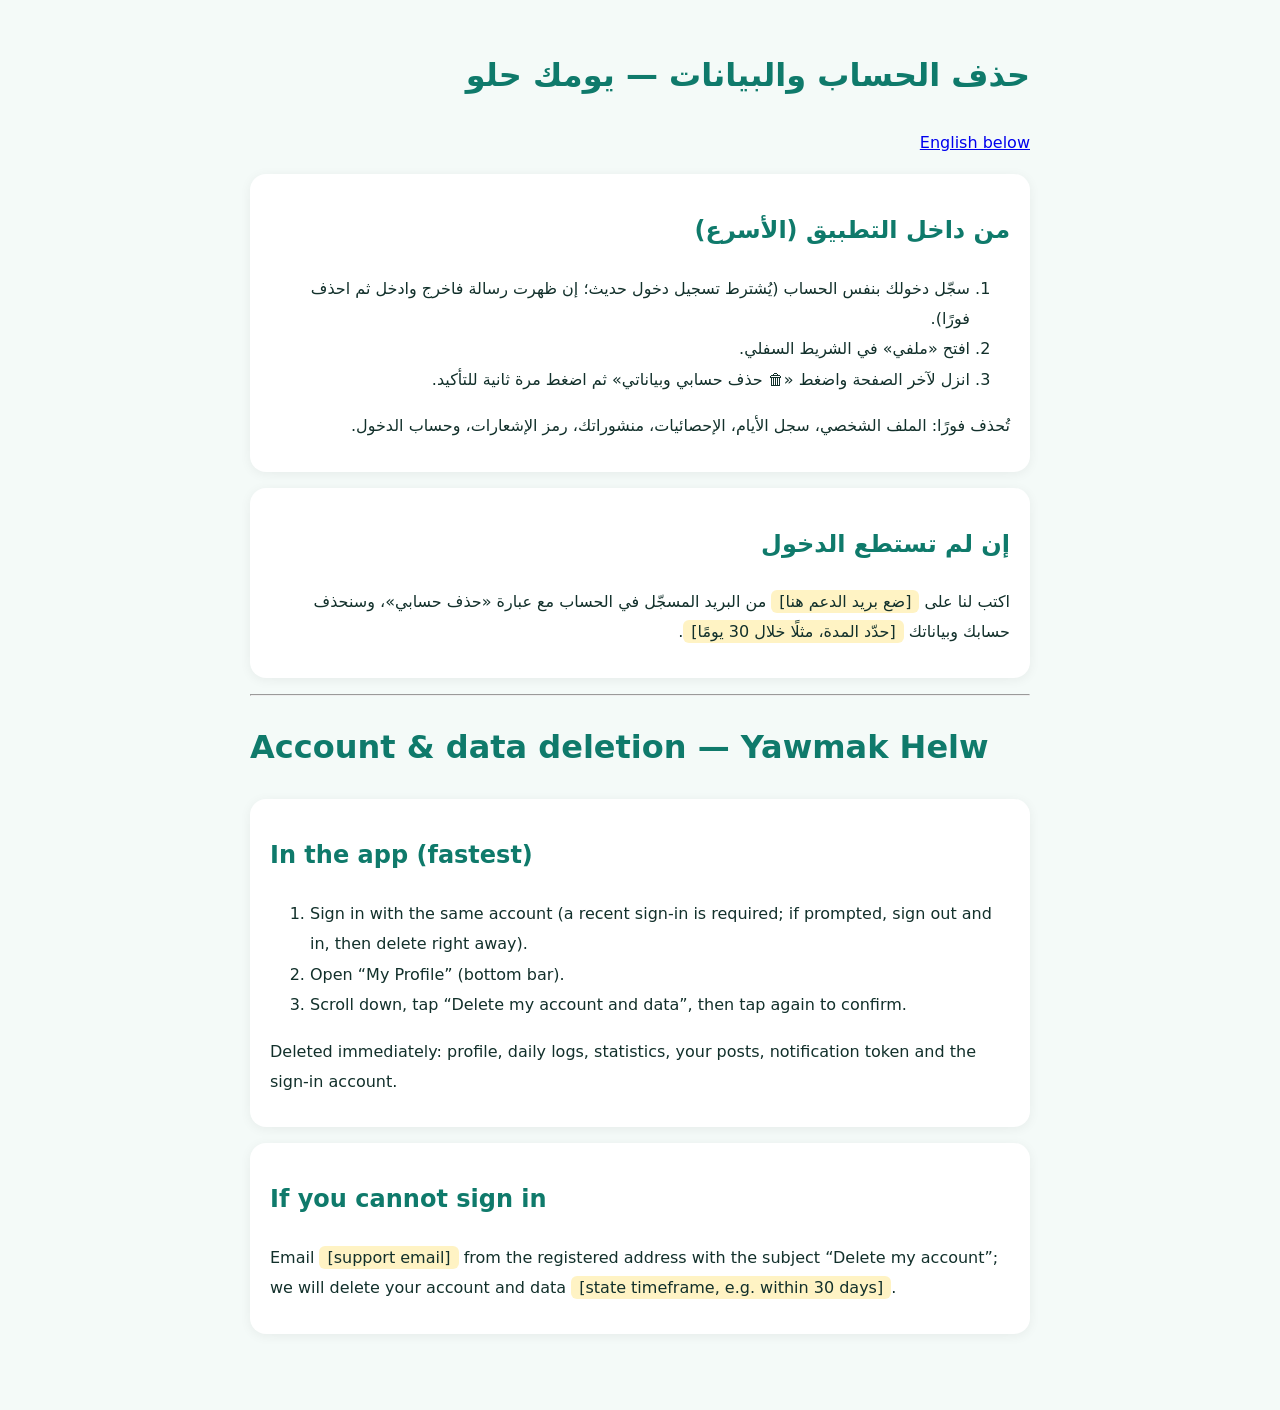
<file: delete-account.html>
<!doctype html><html lang="ar" dir="rtl"><head><meta charset="utf-8"><meta name="viewport" content="width=device-width,initial-scale=1"><title>حذف الحساب — يومك حلو</title><style>body{font-family:system-ui,-apple-system,"Segoe UI",Tahoma,sans-serif;line-height:1.9;margin:0;background:#f4faf8;color:#12302b}main{max-width:780px;margin:0 auto;padding:24px 18px 60px}h1{color:#0f7a6b}h2{margin-top:28px;color:#0f7a6b}section{background:#fff;border-radius:16px;padding:6px 20px 14px;margin:16px 0;box-shadow:0 2px 12px rgba(0,0,0,.06)}.todo{background:#fff3c4;padding:2px 8px;border-radius:6px}@media(prefers-color-scheme:dark){body{background:#0d1a1f;color:#e6f2ef}section{background:#14272e}}</style></head><body><main>
<h1>حذف الحساب والبيانات — يومك حلو</h1><p><a href="#en">English below</a></p>
<section><h2>من داخل التطبيق (الأسرع)</h2><ol><li>سجّل دخولك بنفس الحساب (يُشترط تسجيل دخول حديث؛ إن ظهرت رسالة فاخرج وادخل ثم احذف فورًا).</li><li>افتح «ملفي» في الشريط السفلي.</li><li>انزل لآخر الصفحة واضغط «🗑 حذف حسابي وبياناتي» ثم اضغط مرة ثانية للتأكيد.</li></ol><p>تُحذف فورًا: الملف الشخصي، سجل الأيام، الإحصائيات، منشوراتك، رمز الإشعارات، وحساب الدخول.</p></section>
<section><h2>إن لم تستطع الدخول</h2><p>اكتب لنا على <span class="todo">[ضع بريد الدعم هنا]</span> من البريد المسجّل في الحساب مع عبارة «حذف حسابي»، وسنحذف حسابك وبياناتك <span class="todo">[حدّد المدة، مثلًا خلال 30 يومًا]</span>.</p></section>
<hr><div id="en" dir="ltr" lang="en"><h1>Account &amp; data deletion — Yawmak Helw</h1>
<section><h2>In the app (fastest)</h2><ol><li>Sign in with the same account (a recent sign-in is required; if prompted, sign out and in, then delete right away).</li><li>Open “My Profile” (bottom bar).</li><li>Scroll down, tap “Delete my account and data”, then tap again to confirm.</li></ol><p>Deleted immediately: profile, daily logs, statistics, your posts, notification token and the sign-in account.</p></section>
<section><h2>If you cannot sign in</h2><p>Email <span class="todo">[support email]</span> from the registered address with the subject “Delete my account”; we will delete your account and data <span class="todo">[state timeframe, e.g. within 30 days]</span>.</p></section></div>
</main></body></html>
</file>
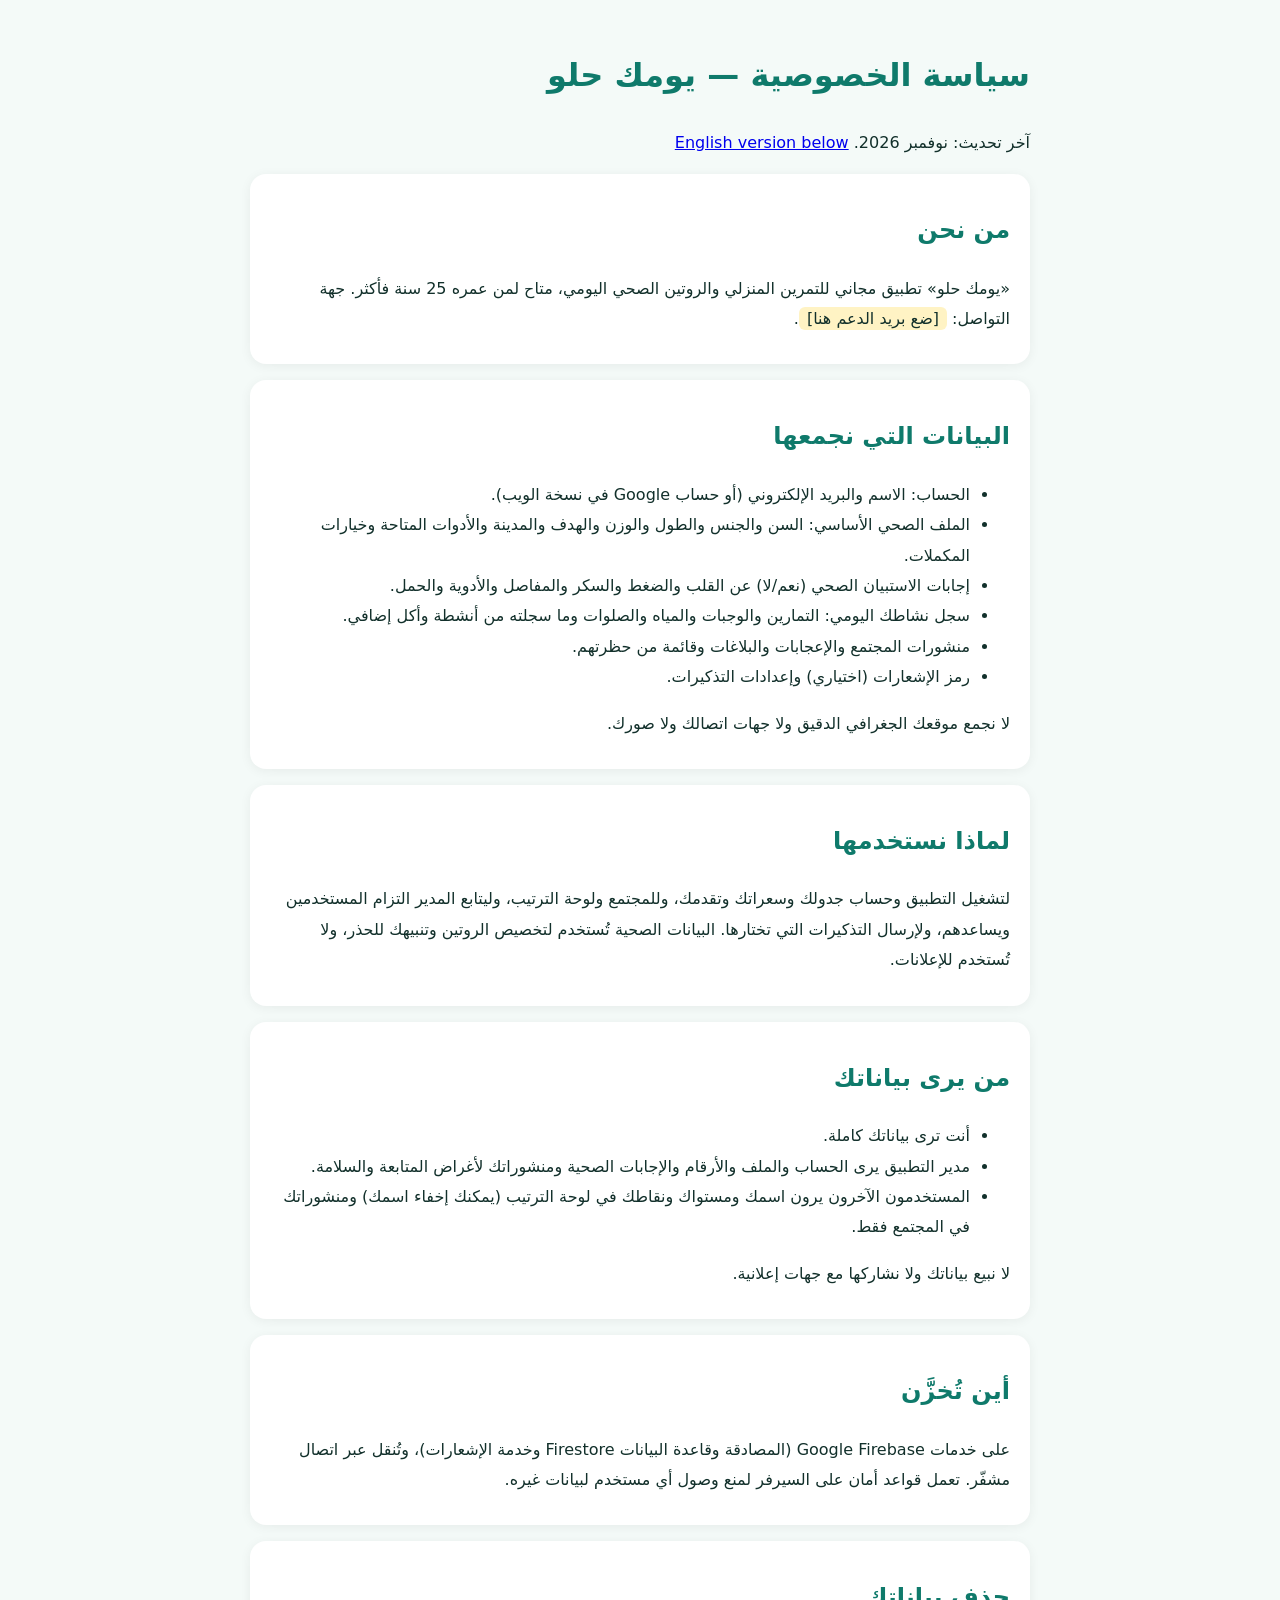
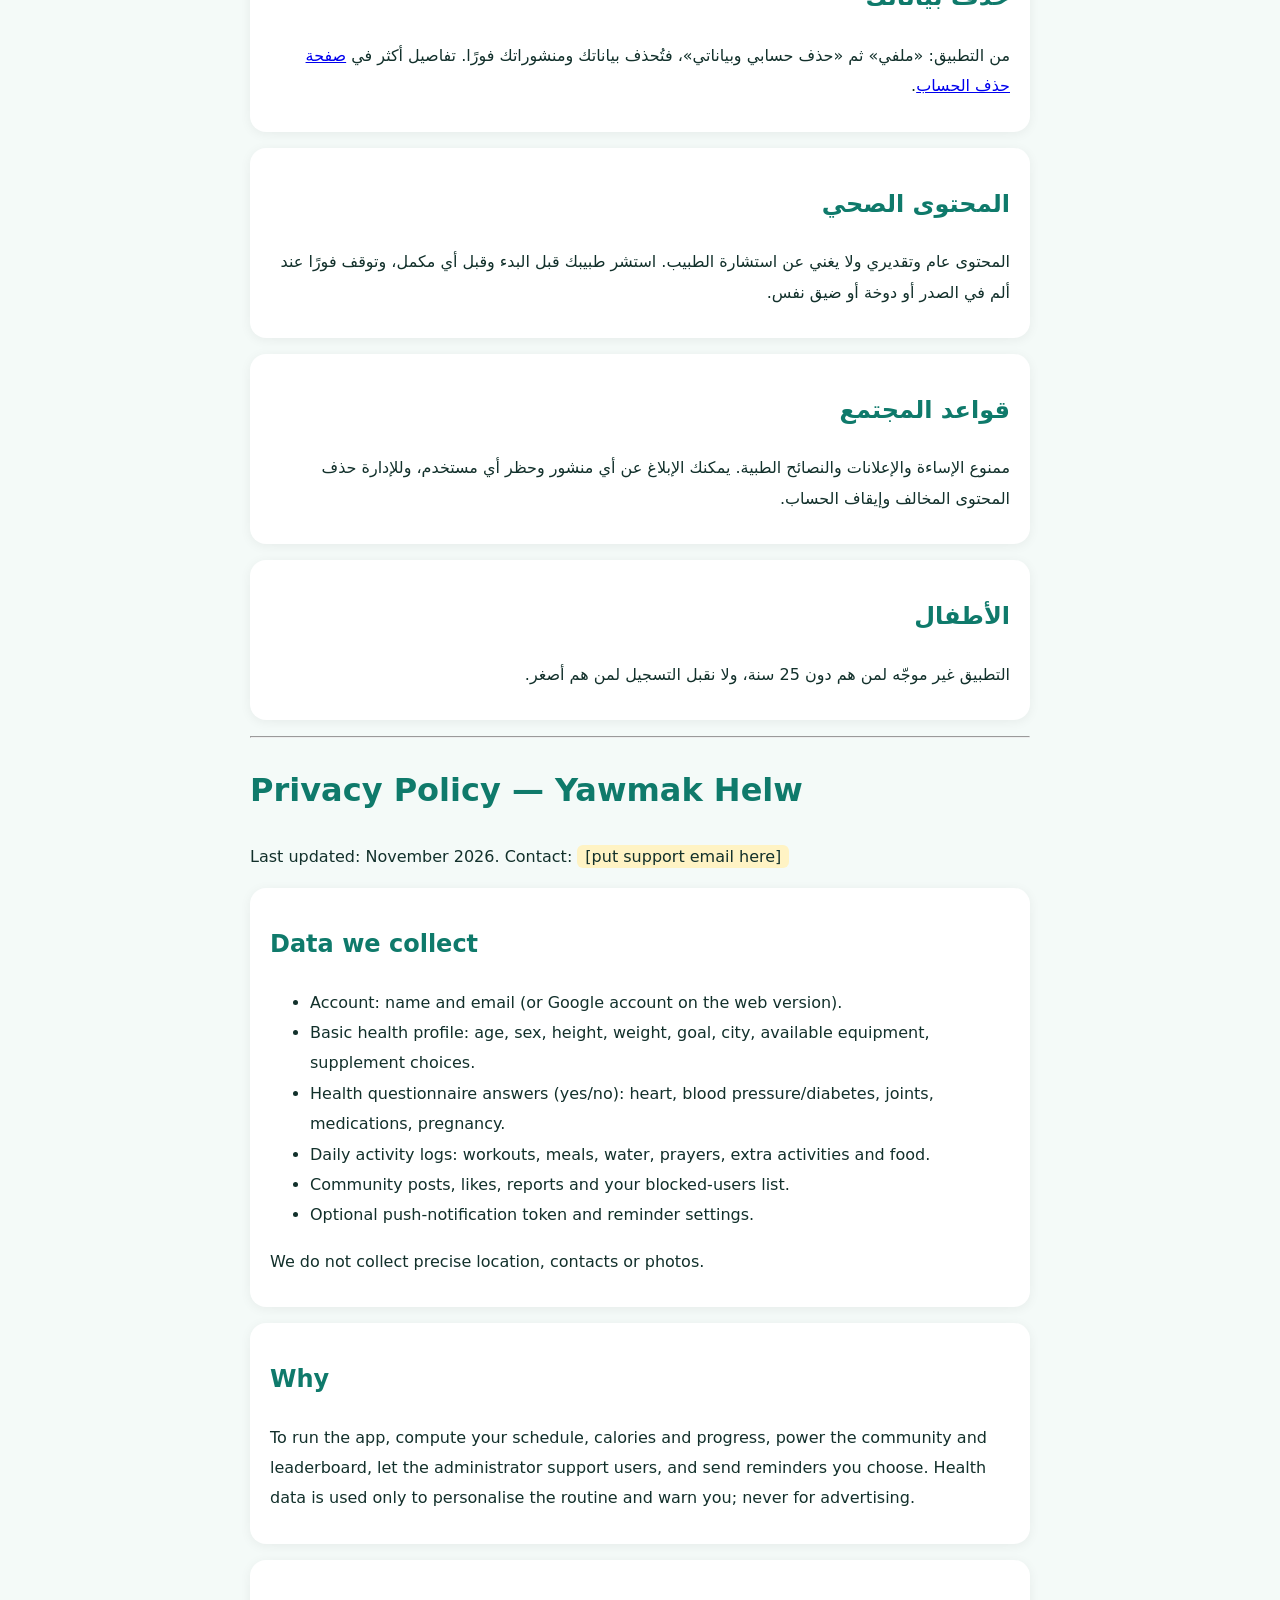
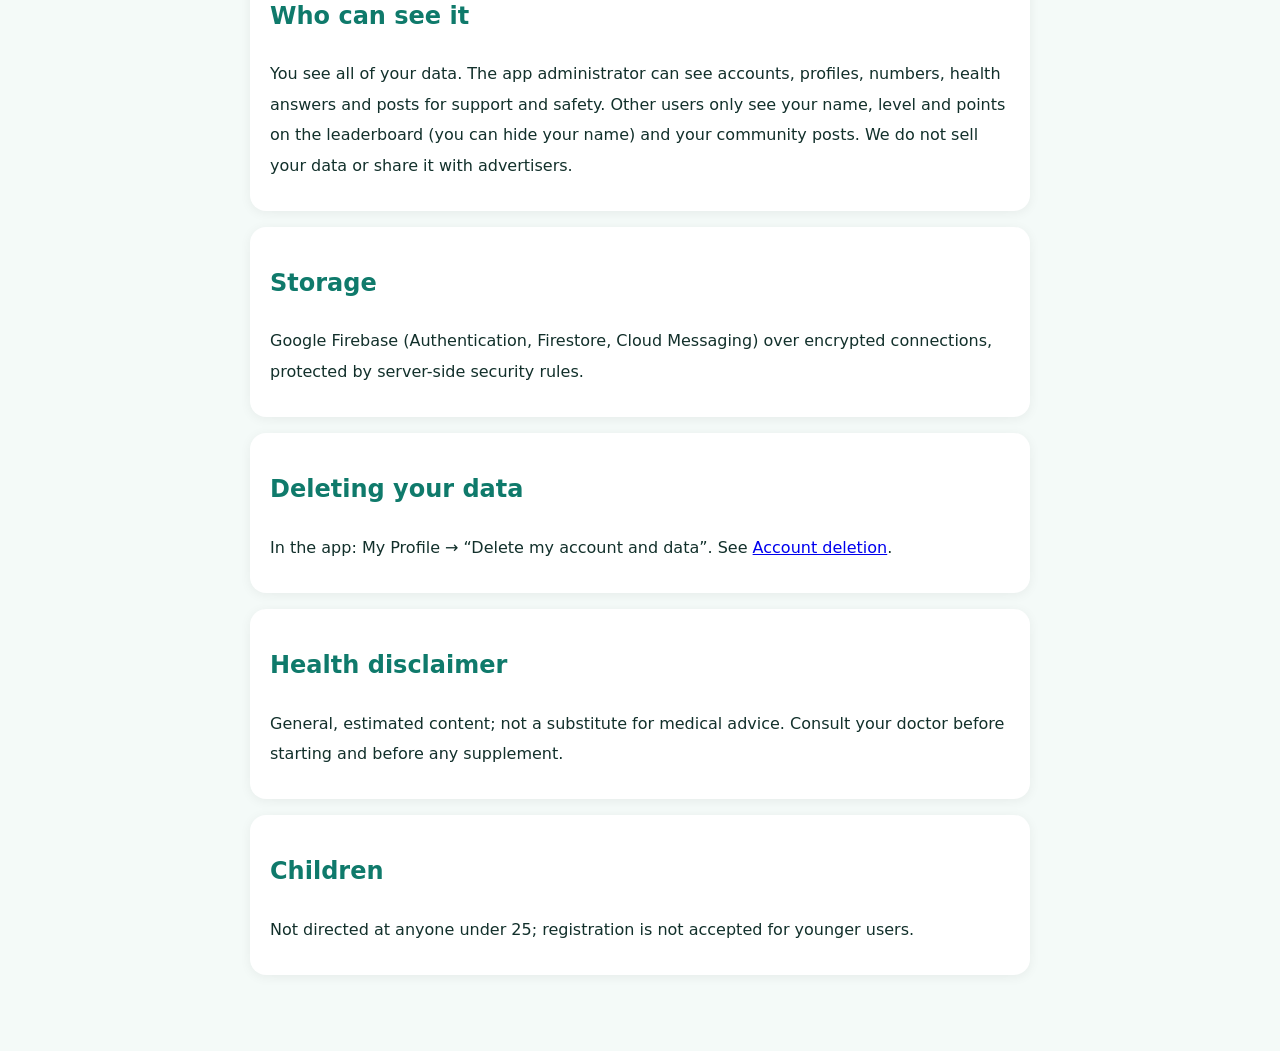
<file: privacy.html>
<!doctype html><html lang="ar" dir="rtl"><head><meta charset="utf-8"><meta name="viewport" content="width=device-width,initial-scale=1"><title>سياسة الخصوصية — يومك حلو</title><style>body{font-family:system-ui,-apple-system,"Segoe UI",Tahoma,sans-serif;line-height:1.9;margin:0;background:#f4faf8;color:#12302b}main{max-width:780px;margin:0 auto;padding:24px 18px 60px}h1{color:#0f7a6b}h2{margin-top:28px;color:#0f7a6b}section{background:#fff;border-radius:16px;padding:6px 20px 14px;margin:16px 0;box-shadow:0 2px 12px rgba(0,0,0,.06)}.todo{background:#fff3c4;padding:2px 8px;border-radius:6px}@media(prefers-color-scheme:dark){body{background:#0d1a1f;color:#e6f2ef}section{background:#14272e}}</style></head><body><main>
<h1>سياسة الخصوصية — يومك حلو</h1><p>آخر تحديث: نوفمبر 2026. <a href="#en">English version below</a></p>
<section><h2>من نحن</h2><p>«يومك حلو» تطبيق مجاني للتمرين المنزلي والروتين الصحي اليومي، متاح لمن عمره 25 سنة فأكثر. جهة التواصل: <span class="todo">[ضع بريد الدعم هنا]</span>.</p></section>
<section><h2>البيانات التي نجمعها</h2><ul><li>الحساب: الاسم والبريد الإلكتروني (أو حساب Google في نسخة الويب).</li><li>الملف الصحي الأساسي: السن والجنس والطول والوزن والهدف والمدينة والأدوات المتاحة وخيارات المكملات.</li><li>إجابات الاستبيان الصحي (نعم/لا) عن القلب والضغط والسكر والمفاصل والأدوية والحمل.</li><li>سجل نشاطك اليومي: التمارين والوجبات والمياه والصلوات وما سجلته من أنشطة وأكل إضافي.</li><li>منشورات المجتمع والإعجابات والبلاغات وقائمة من حظرتهم.</li><li>رمز الإشعارات (اختياري) وإعدادات التذكيرات.</li></ul><p>لا نجمع موقعك الجغرافي الدقيق ولا جهات اتصالك ولا صورك.</p></section>
<section><h2>لماذا نستخدمها</h2><p>لتشغيل التطبيق وحساب جدولك وسعراتك وتقدمك، وللمجتمع ولوحة الترتيب، وليتابع المدير التزام المستخدمين ويساعدهم، ولإرسال التذكيرات التي تختارها. البيانات الصحية تُستخدم لتخصيص الروتين وتنبيهك للحذر، ولا تُستخدم للإعلانات.</p></section>
<section><h2>من يرى بياناتك</h2><ul><li>أنت ترى بياناتك كاملة.</li><li>مدير التطبيق يرى الحساب والملف والأرقام والإجابات الصحية ومنشوراتك لأغراض المتابعة والسلامة.</li><li>المستخدمون الآخرون يرون اسمك ومستواك ونقاطك في لوحة الترتيب (يمكنك إخفاء اسمك) ومنشوراتك في المجتمع فقط.</li></ul><p>لا نبيع بياناتك ولا نشاركها مع جهات إعلانية.</p></section>
<section><h2>أين تُخزَّن</h2><p>على خدمات Google Firebase (المصادقة وقاعدة البيانات Firestore وخدمة الإشعارات)، وتُنقل عبر اتصال مشفّر. تعمل قواعد أمان على السيرفر لمنع وصول أي مستخدم لبيانات غيره.</p></section>
<section><h2>حذف بياناتك</h2><p>من التطبيق: «ملفي» ثم «حذف حسابي وبياناتي»، فتُحذف بياناتك ومنشوراتك فورًا. تفاصيل أكثر في <a href="delete-account.html">صفحة حذف الحساب</a>.</p></section>
<section><h2>المحتوى الصحي</h2><p>المحتوى عام وتقديري ولا يغني عن استشارة الطبيب. استشر طبيبك قبل البدء وقبل أي مكمل، وتوقف فورًا عند ألم في الصدر أو دوخة أو ضيق نفس.</p></section>
<section><h2>قواعد المجتمع</h2><p>ممنوع الإساءة والإعلانات والنصائح الطبية. يمكنك الإبلاغ عن أي منشور وحظر أي مستخدم، وللإدارة حذف المحتوى المخالف وإيقاف الحساب.</p></section>
<section><h2>الأطفال</h2><p>التطبيق غير موجّه لمن هم دون 25 سنة، ولا نقبل التسجيل لمن هم أصغر.</p></section>
<hr><div id="en" dir="ltr" lang="en"><h1>Privacy Policy — Yawmak Helw</h1><p>Last updated: November 2026. Contact: <span class="todo">[put support email here]</span></p>
<section><h2>Data we collect</h2><ul><li>Account: name and email (or Google account on the web version).</li><li>Basic health profile: age, sex, height, weight, goal, city, available equipment, supplement choices.</li><li>Health questionnaire answers (yes/no): heart, blood pressure/diabetes, joints, medications, pregnancy.</li><li>Daily activity logs: workouts, meals, water, prayers, extra activities and food.</li><li>Community posts, likes, reports and your blocked-users list.</li><li>Optional push-notification token and reminder settings.</li></ul><p>We do not collect precise location, contacts or photos.</p></section>
<section><h2>Why</h2><p>To run the app, compute your schedule, calories and progress, power the community and leaderboard, let the administrator support users, and send reminders you choose. Health data is used only to personalise the routine and warn you; never for advertising.</p></section>
<section><h2>Who can see it</h2><p>You see all of your data. The app administrator can see accounts, profiles, numbers, health answers and posts for support and safety. Other users only see your name, level and points on the leaderboard (you can hide your name) and your community posts. We do not sell your data or share it with advertisers.</p></section>
<section><h2>Storage</h2><p>Google Firebase (Authentication, Firestore, Cloud Messaging) over encrypted connections, protected by server-side security rules.</p></section>
<section><h2>Deleting your data</h2><p>In the app: My Profile → “Delete my account and data”. See <a href="delete-account.html#en">Account deletion</a>.</p></section>
<section><h2>Health disclaimer</h2><p>General, estimated content; not a substitute for medical advice. Consult your doctor before starting and before any supplement.</p></section>
<section><h2>Children</h2><p>Not directed at anyone under 25; registration is not accepted for younger users.</p></section></div>
</main></body></html>
</file>
